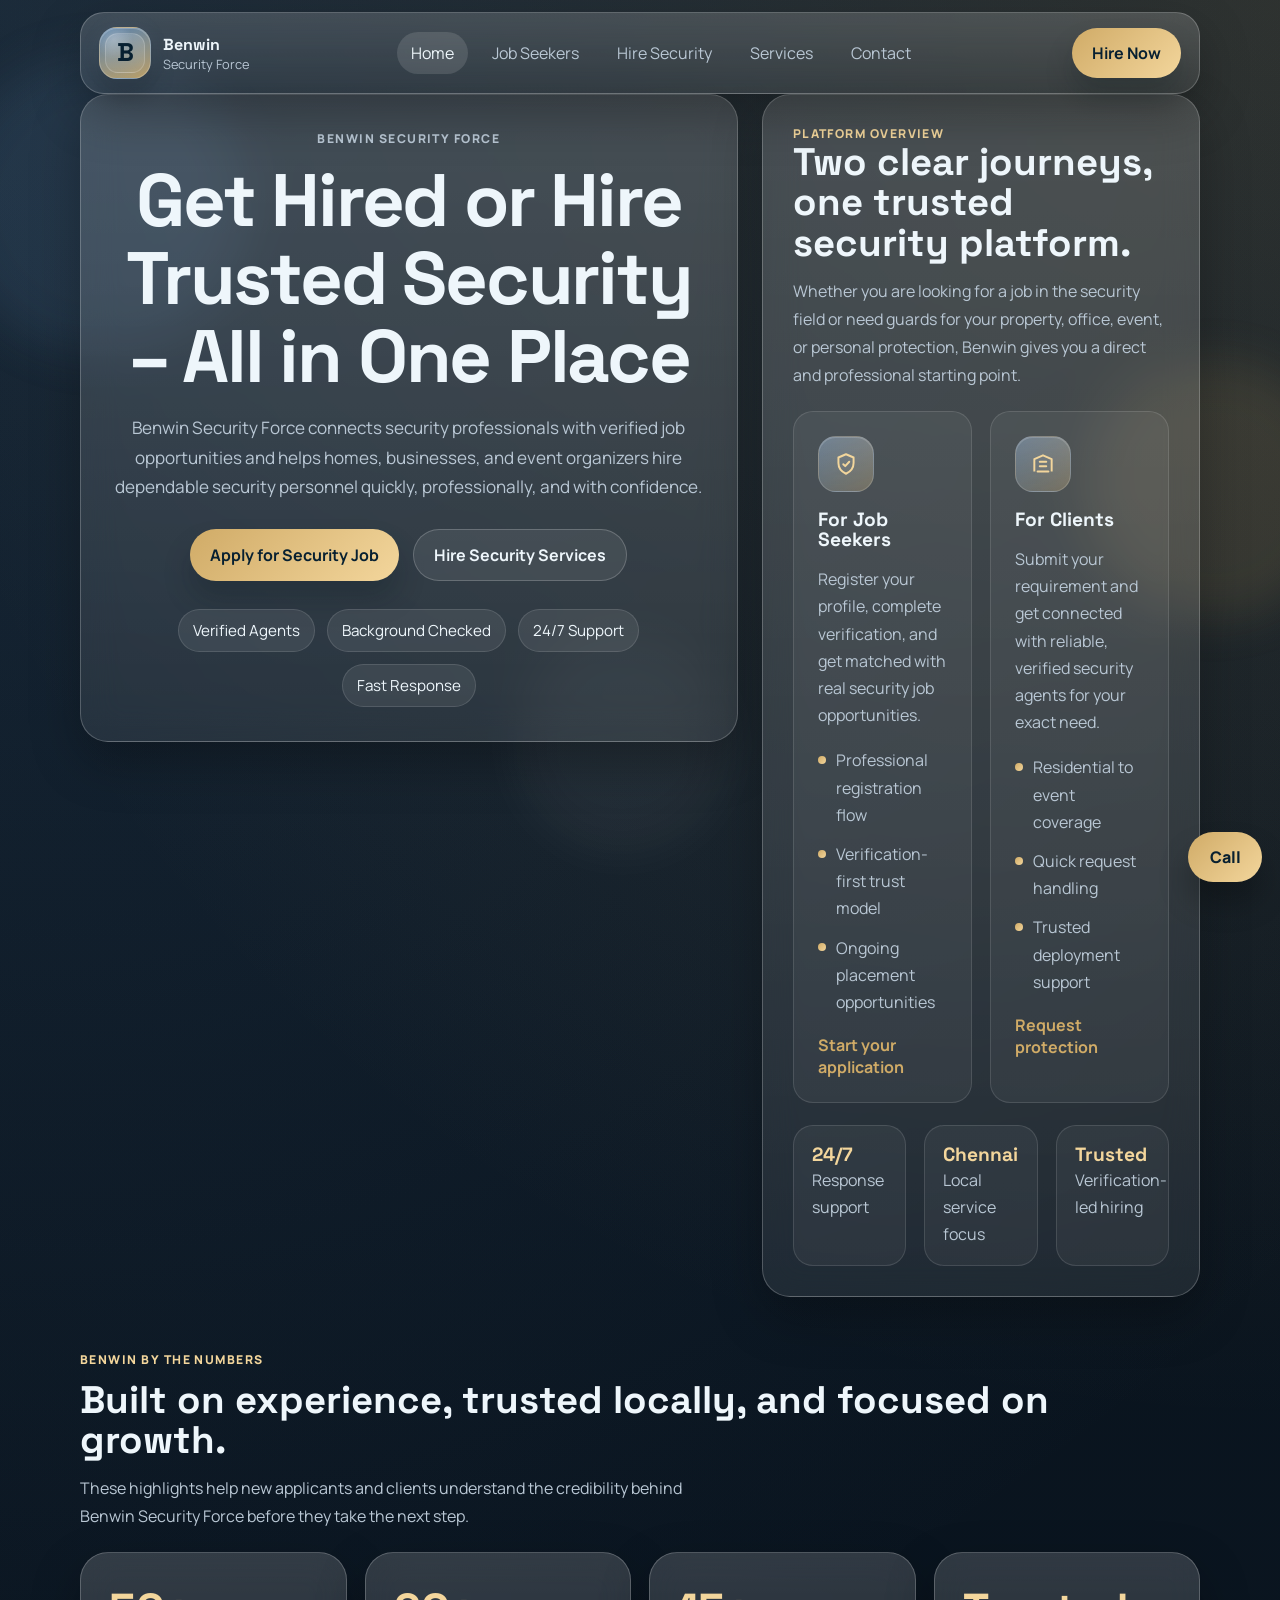
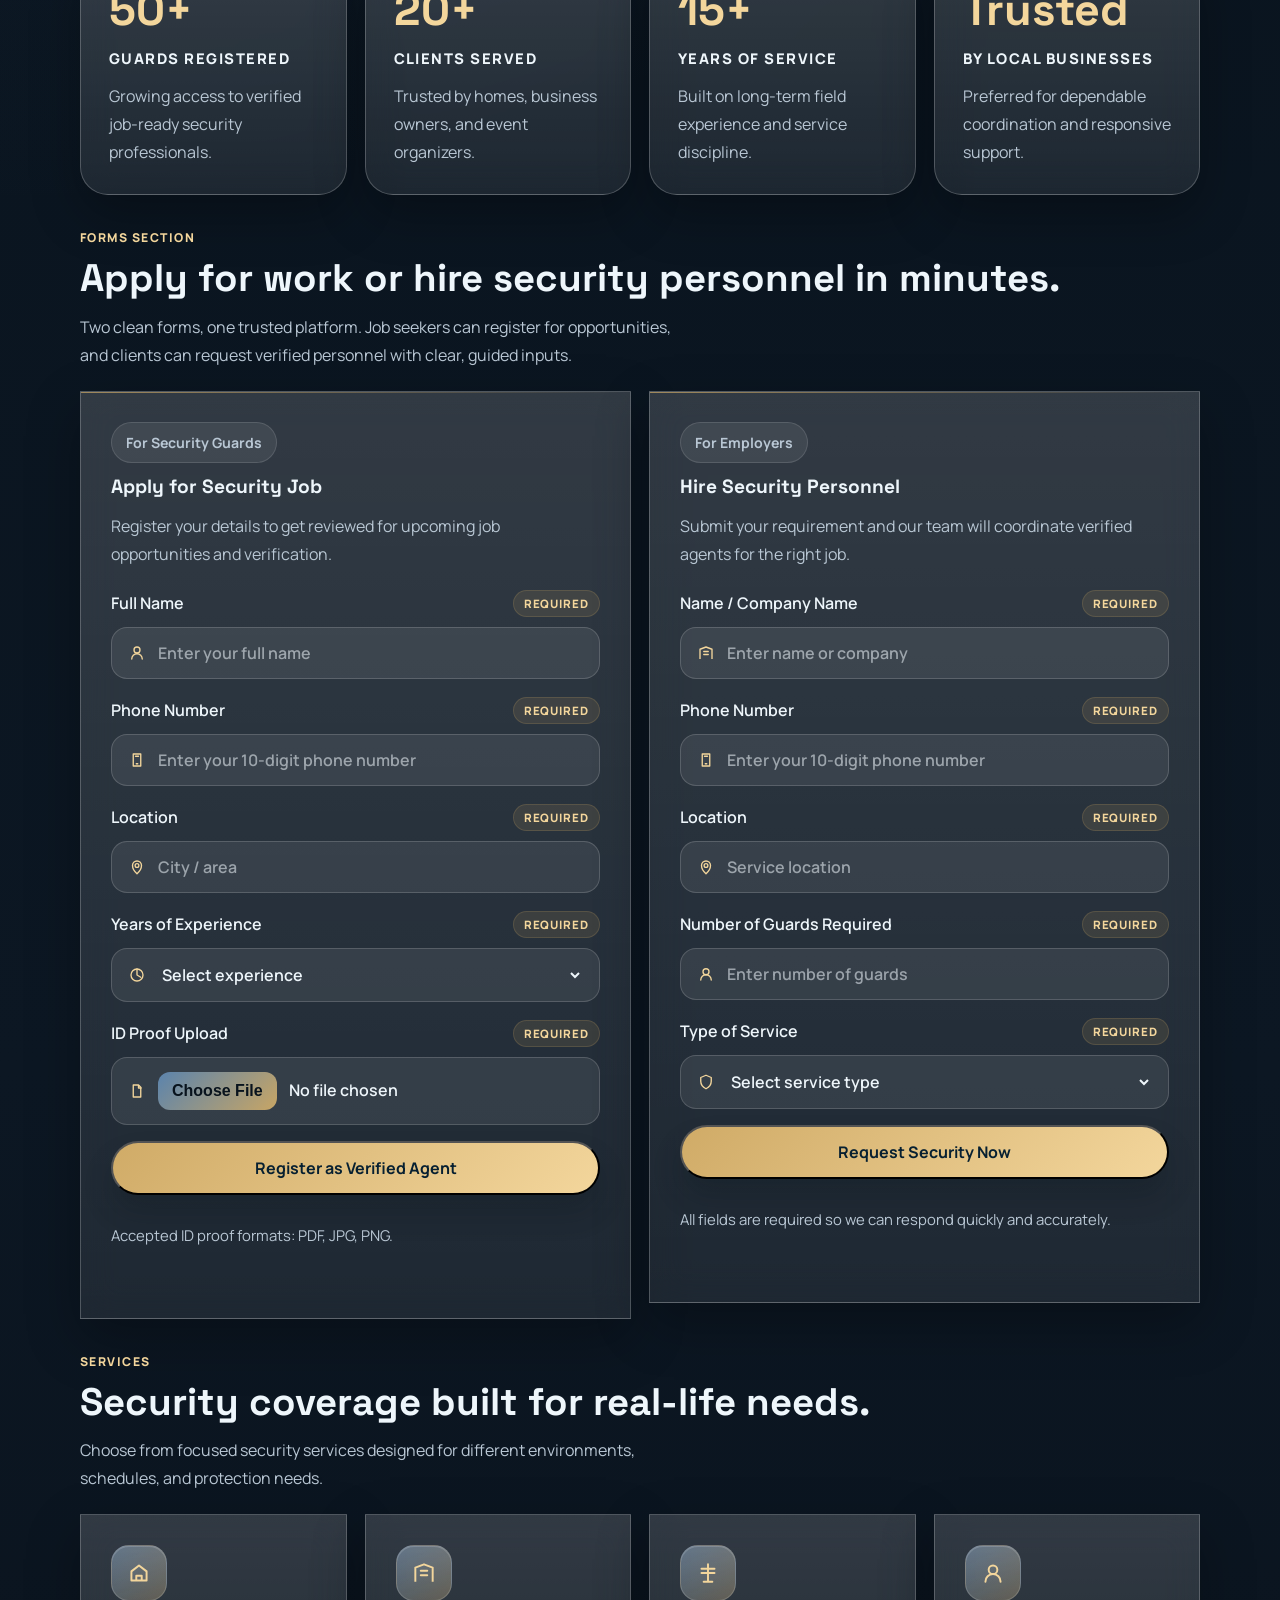
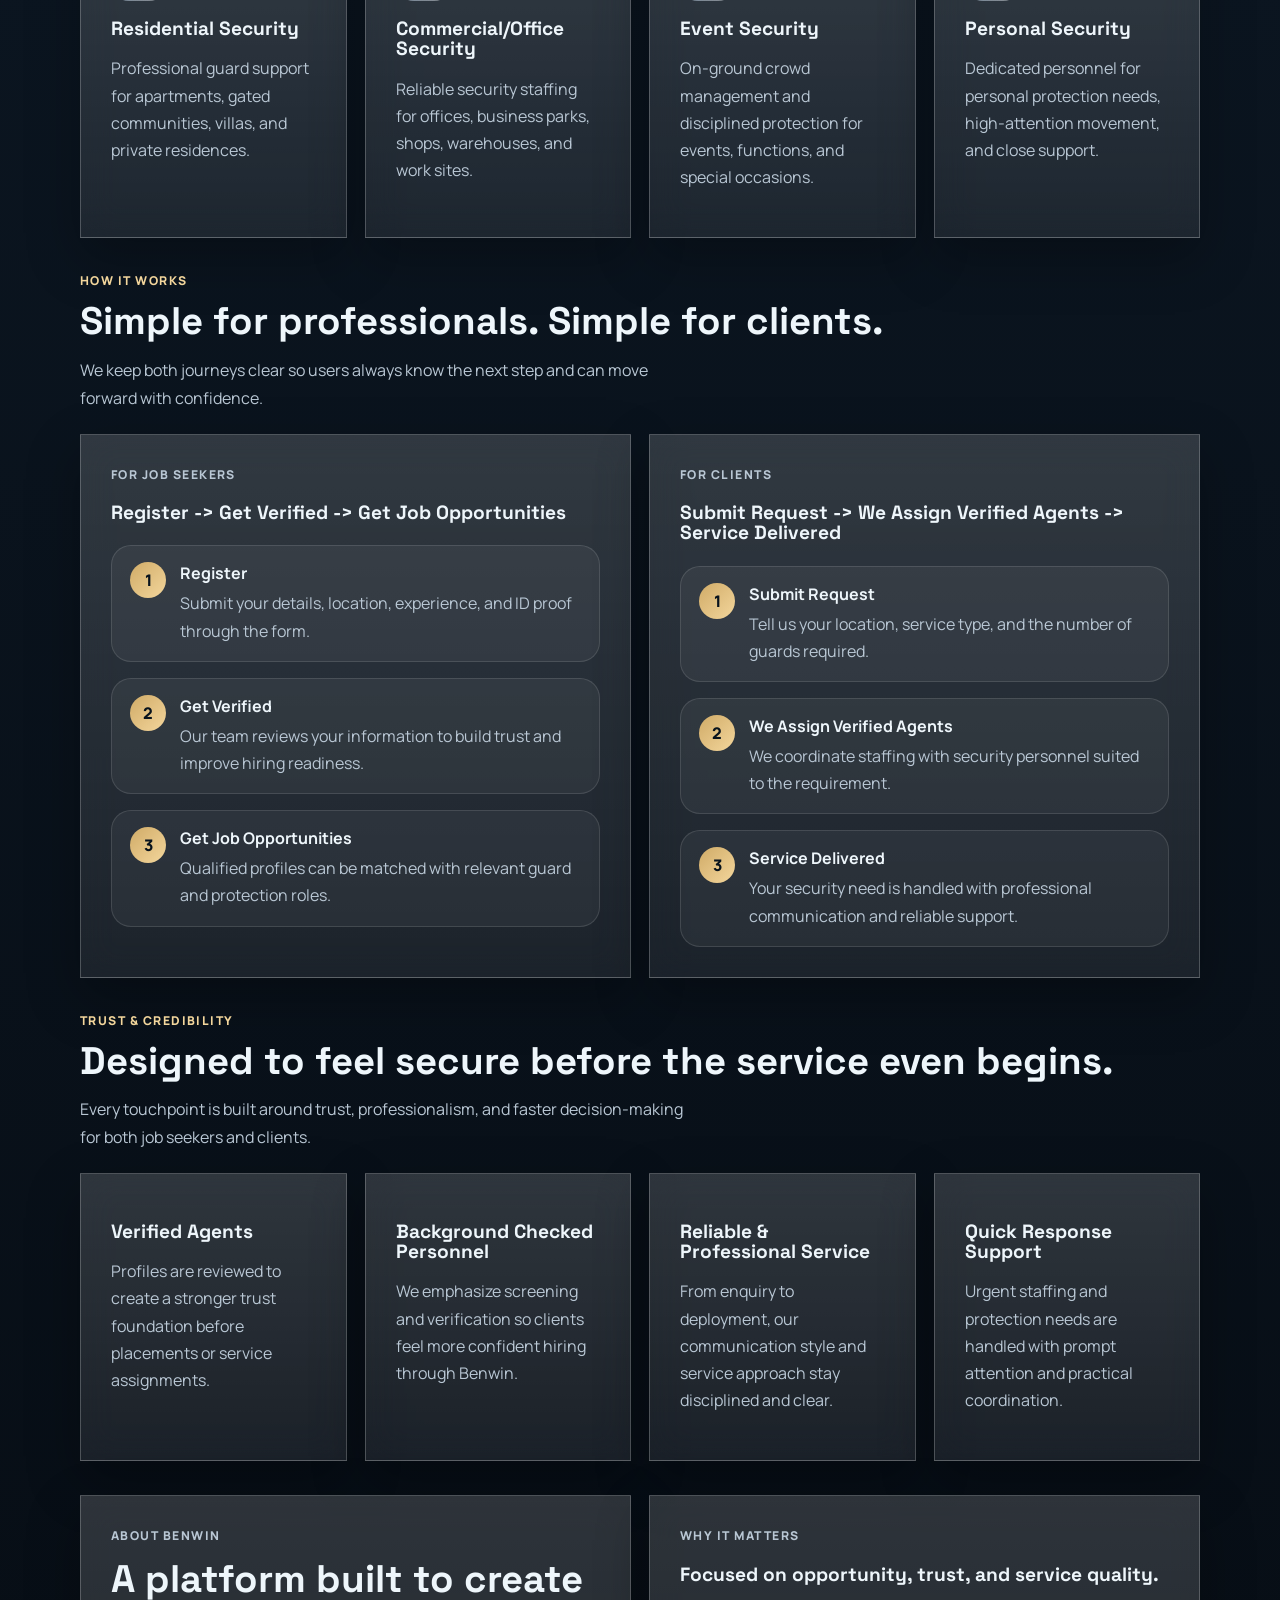
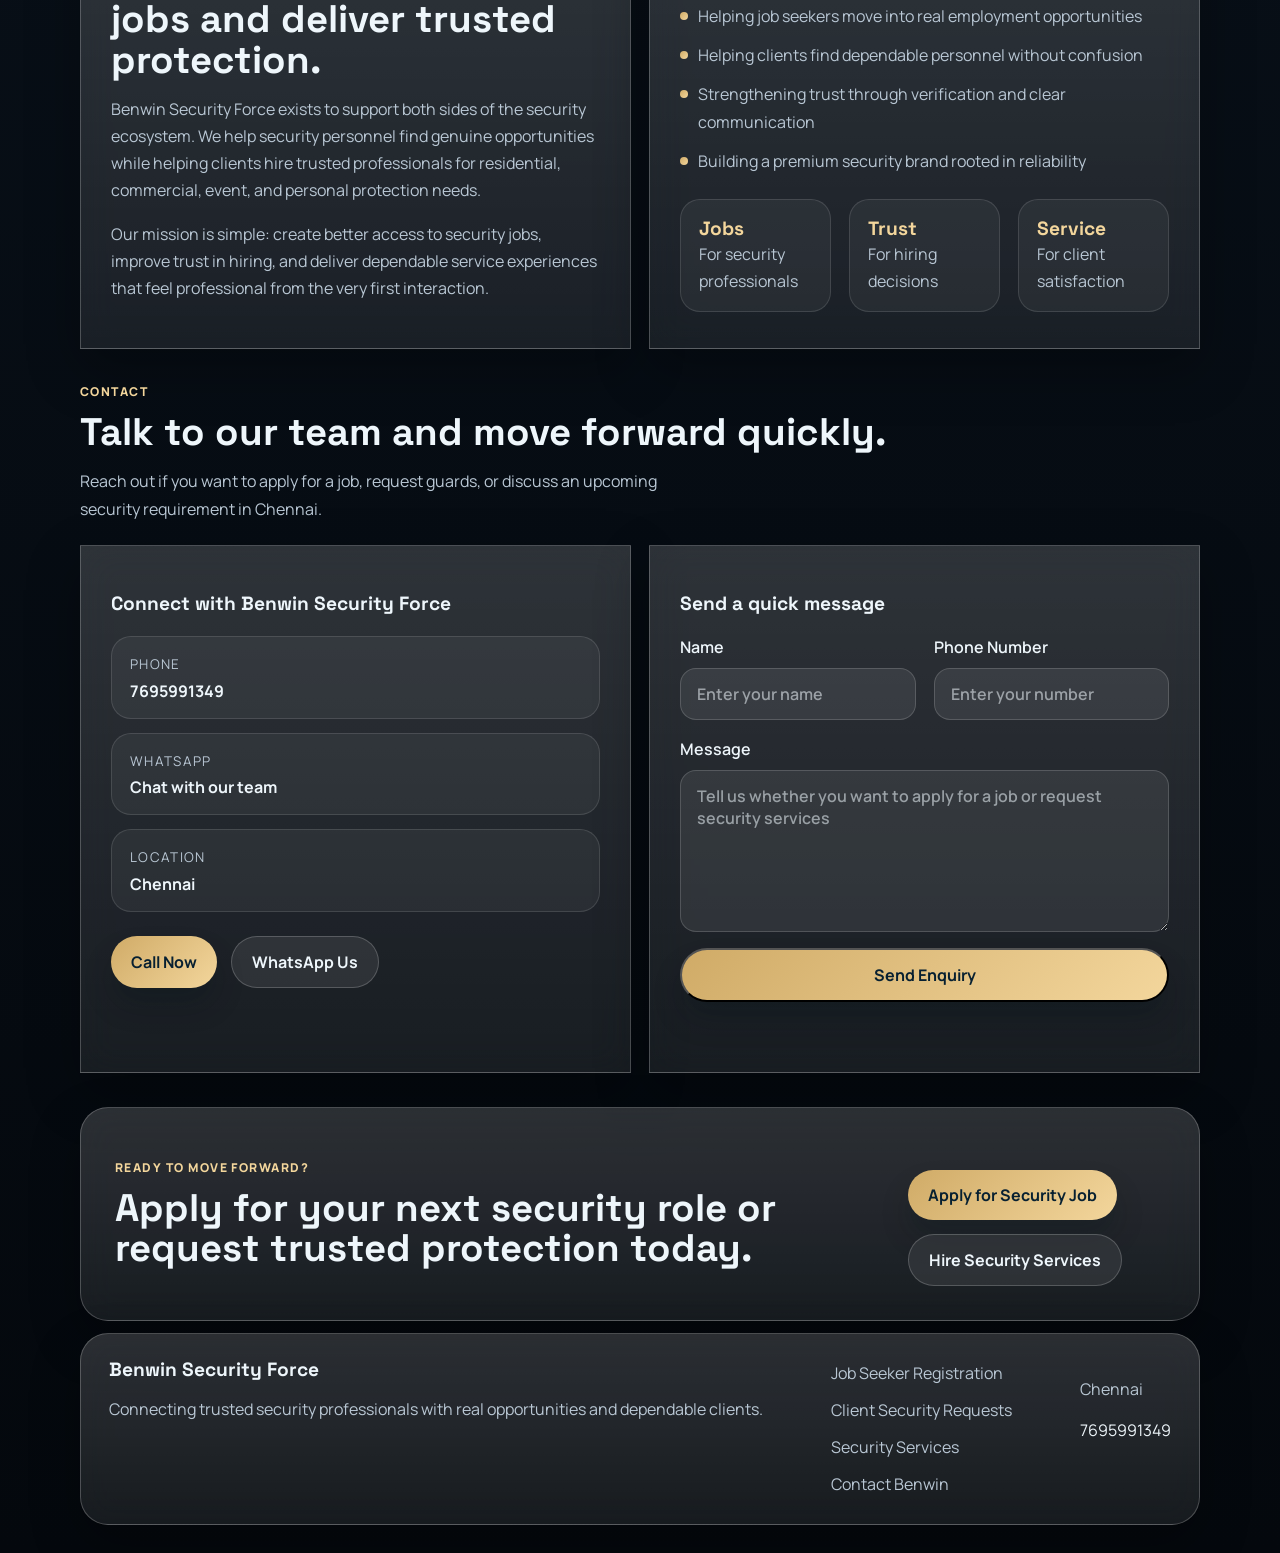
<file: index.html>
<!DOCTYPE html>
<html lang="en">
<head>
  <meta charset="UTF-8">
  <meta name="viewport" content="width=device-width, initial-scale=1.0">
  <title>Benwin Security Force | Get Hired or Hire Trusted Security</title>
  <meta
    name="description"
    content="Benwin Security Force helps security guards apply for trusted job opportunities and enables clients in Chennai to hire verified security personnel with confidence."
  >
  <meta property="og:title" content="Benwin Security Force">
  <meta
    property="og:description"
    content="Get hired as a security professional or hire trusted, verified security personnel through one professional platform."
  >
  <meta property="og:type" content="website">
  <link rel="preconnect" href="https://fonts.googleapis.com">
  <link rel="preconnect" href="https://fonts.gstatic.com" crossorigin>
  <link
    href="https://fonts.googleapis.com/css2?family=Manrope:wght@400;500;600;700;800&family=Space+Grotesk:wght@500;700&display=swap"
    rel="stylesheet"
  >
  <link rel="icon" type="image/svg+xml" href="favicon.svg">
  <link rel="stylesheet" href="styles.css">
</head>
<body class="home-page">
  <div class="site-bg" aria-hidden="true">
    <div class="orb orb-one"></div>
    <div class="orb orb-two"></div>
    <div class="orb orb-three"></div>
  </div>

  <header class="topbar">
    <div class="container nav-shell glass">
      <a class="brand" href="#home" aria-label="Benwin Security Force">
        <span class="brand-mark" aria-hidden="true">B</span>
        <span>
          <strong>Benwin</strong>
          <small>Security Force</small>
        </span>
      </a>

      <button class="menu-toggle" type="button" aria-expanded="false" aria-label="Open menu">
        <span></span>
        <span></span>
      </button>

      <nav class="nav-links" aria-label="Primary navigation">
        <a class="active" href="#home">Home</a>
        <a href="#job-seekers">Job Seekers</a>
        <a href="#hire-security">Hire Security</a>
        <a href="#services">Services</a>
        <a href="#contact">Contact</a>
      </nav>

      <a class="btn btn-solid nav-cta" href="#hire-security">Hire Now</a>
    </div>
  </header>

  <main>
    <section class="hero hero-home container" id="home">
      <div class="hero-copy glass reveal">
        <p class="eyebrow">Benwin Security Force</p>
        <h1>Get Hired or Hire Trusted Security &ndash; All in One Place</h1>
        <p class="lead">
          Benwin Security Force connects security professionals with verified job opportunities and
          helps homes, businesses, and event organizers hire dependable security personnel quickly,
          professionally, and with confidence.
        </p>
        <div class="hero-actions">
          <a class="btn btn-solid" href="#job-seekers">Apply for Security Job</a>
          <a class="btn btn-ghost" href="#hire-security">Hire Security Services</a>
        </div>
        <div class="trust-strip">
          <span>Verified Agents</span>
          <span>Background Checked</span>
          <span>24/7 Support</span>
          <span>Fast Response</span>
        </div>
      </div>

      <div class="hero-panel hero-panel-home glass reveal">
        <div class="hero-panel-head">
          <p class="eyebrow">Platform Overview</p>
          <h2>Two clear journeys, one trusted security platform.</h2>
          <p>
            Whether you are looking for a job in the security field or need guards for your
            property, office, event, or personal protection, Benwin gives you a direct and
            professional starting point.
          </p>
        </div>

        <div class="path-grid">
          <article class="path-card">
            <span class="icon-tile" aria-hidden="true">
              <svg viewBox="0 0 24 24" fill="none">
                <path d="M12 3l7 3v5c0 4.5-2.7 7.9-7 10-4.3-2.1-7-5.5-7-10V6l7-3z" stroke="currentColor" stroke-width="1.8" stroke-linejoin="round"/>
                <path d="M9.5 12.2l1.8 1.8 3.7-4.1" stroke="currentColor" stroke-width="1.8" stroke-linecap="round" stroke-linejoin="round"/>
              </svg>
            </span>
            <h3>For Job Seekers</h3>
            <p>Register your profile, complete verification, and get matched with real security job opportunities.</p>
            <ul class="clean-list compact-list">
              <li>Professional registration flow</li>
              <li>Verification-first trust model</li>
              <li>Ongoing placement opportunities</li>
            </ul>
            <a class="text-link" href="#job-seekers">Start your application</a>
          </article>

          <article class="path-card">
            <span class="icon-tile" aria-hidden="true">
              <svg viewBox="0 0 24 24" fill="none">
                <path d="M4 19V7.5L12 4l8 3.5V19" stroke="currentColor" stroke-width="1.8" stroke-linejoin="round"/>
                <path d="M9 10h6M9 14h6M7 19h10" stroke="currentColor" stroke-width="1.8" stroke-linecap="round"/>
              </svg>
            </span>
            <h3>For Clients</h3>
            <p>Submit your requirement and get connected with reliable, verified security agents for your exact need.</p>
            <ul class="clean-list compact-list">
              <li>Residential to event coverage</li>
              <li>Quick request handling</li>
              <li>Trusted deployment support</li>
            </ul>
            <a class="text-link" href="#hire-security">Request protection</a>
          </article>
        </div>

        <div class="stat-strip">
          <div class="stat-pill">
            <strong>24/7</strong>
            <span>Response support</span>
          </div>
          <div class="stat-pill">
            <strong>Chennai</strong>
            <span>Local service focus</span>
          </div>
          <div class="stat-pill">
            <strong>Trusted</strong>
            <span>Verification-led hiring</span>
          </div>
        </div>
      </div>
    </section>

    <section class="container section" id="stats">
      <div class="section-heading reveal">
        <p class="eyebrow">Benwin By The Numbers</p>
        <h2>Built on experience, trusted locally, and focused on growth.</h2>
        <p class="section-copy">
          These highlights help new applicants and clients understand the credibility behind Benwin
          Security Force before they take the next step.
        </p>
      </div>

      <div class="stats-grid">
        <article class="glass stats-card reveal">
          <strong>50+</strong>
          <span>Guards Registered</span>
          <p>Growing access to verified job-ready security professionals.</p>
        </article>
        <article class="glass stats-card reveal">
          <strong>20+</strong>
          <span>Clients Served</span>
          <p>Trusted by homes, business owners, and event organizers.</p>
        </article>
        <article class="glass stats-card reveal">
          <strong>15+</strong>
          <span>Years of Service</span>
          <p>Built on long-term field experience and service discipline.</p>
        </article>
        <article class="glass stats-card reveal">
          <strong>Trusted</strong>
          <span>By Local Businesses</span>
          <p>Preferred for dependable coordination and responsive support.</p>
        </article>
      </div>
    </section>

    <section class="container section" id="forms">
      <div class="section-heading reveal">
        <p class="eyebrow">Forms Section</p>
        <h2>Apply for work or hire security personnel in minutes.</h2>
        <p class="section-copy">
          Two clean forms, one trusted platform. Job seekers can register for opportunities, and
          clients can request verified personnel with clear, guided inputs.
        </p>
      </div>

      <div class="dual-form-grid">
        <article class="glass form-card form-panel reveal" id="job-seekers">
          <div class="form-panel-head">
            <span class="panel-tag">For Security Guards</span>
            <h3>Apply for Security Job</h3>
            <p class="form-intro">
              Register your details to get reviewed for upcoming job opportunities and verification.
            </p>
          </div>
          <form
            class="contact-form js-form"
            data-success-message="Thank you for registering. Our team will review your profile and contact you with the next steps."
          >
            <div class="form-fields">
              <label>
                <span class="label-row">Full Name <span class="field-badge">Required</span></span>
                <span class="input-shell">
                  <span class="field-icon" aria-hidden="true">
                    <svg viewBox="0 0 24 24" fill="none">
                      <path d="M12 12a4 4 0 1 0 0-8 4 4 0 0 0 0 8z" stroke="currentColor" stroke-width="1.8"/>
                      <path d="M5 20a7 7 0 0 1 14 0" stroke="currentColor" stroke-width="1.8" stroke-linecap="round"/>
                    </svg>
                  </span>
                  <input type="text" name="name" placeholder="Enter your full name" required>
                </span>
              </label>
              <label>
                <span class="label-row">Phone Number <span class="field-badge">Required</span></span>
                <span class="input-shell">
                  <span class="field-icon" aria-hidden="true">
                    <svg viewBox="0 0 24 24" fill="none">
                      <path d="M7 4h10v16H7z" stroke="currentColor" stroke-width="1.8" stroke-linejoin="round"/>
                      <path d="M10 7h4M11 17h2" stroke="currentColor" stroke-width="1.8" stroke-linecap="round"/>
                    </svg>
                  </span>
                  <input
                    type="tel"
                    name="phone"
                    placeholder="Enter your 10-digit phone number"
                    inputmode="numeric"
                    maxlength="10"
                    pattern="[0-9]{10}"
                    title="Enter a valid 10-digit phone number"
                    data-phone="true"
                    required
                  >
                </span>
              </label>
              <label>
                <span class="label-row">Location <span class="field-badge">Required</span></span>
                <span class="input-shell">
                  <span class="field-icon" aria-hidden="true">
                    <svg viewBox="0 0 24 24" fill="none">
                      <path d="M12 21s6-5.4 6-11a6 6 0 1 0-12 0c0 5.6 6 11 6 11z" stroke="currentColor" stroke-width="1.8" stroke-linejoin="round"/>
                      <path d="M12 12.5a2.5 2.5 0 1 0 0-5 2.5 2.5 0 0 0 0 5z" stroke="currentColor" stroke-width="1.8"/>
                    </svg>
                  </span>
                  <input type="text" name="location" placeholder="City / area" required>
                </span>
              </label>
              <label>
                <span class="label-row">Years of Experience <span class="field-badge">Required</span></span>
                <span class="input-shell">
                  <span class="field-icon" aria-hidden="true">
                    <svg viewBox="0 0 24 24" fill="none">
                      <path d="M12 4v8l5 3" stroke="currentColor" stroke-width="1.8" stroke-linecap="round" stroke-linejoin="round"/>
                      <circle cx="12" cy="12" r="8" stroke="currentColor" stroke-width="1.8"/>
                    </svg>
                  </span>
                  <select name="experience" required>
                    <option value="">Select experience</option>
                    <option>Fresher</option>
                    <option>1-2 Years</option>
                    <option>3-5 Years</option>
                    <option>5+ Years</option>
                  </select>
                </span>
              </label>
              <label>
                <span class="label-row">ID Proof Upload <span class="field-badge">Required</span></span>
                <span class="input-shell file-shell">
                  <span class="field-icon" aria-hidden="true">
                    <svg viewBox="0 0 24 24" fill="none">
                      <path d="M7 4h7l3 3v13H7z" stroke="currentColor" stroke-width="1.8" stroke-linejoin="round"/>
                      <path d="M14 4v4h4" stroke="currentColor" stroke-width="1.8" stroke-linejoin="round"/>
                    </svg>
                  </span>
                  <input type="file" name="idProof" accept=".pdf,image/*" required>
                </span>
              </label>
            </div>
            <button class="btn btn-solid" type="submit">Register as Verified Agent</button>
            <p class="form-help">Accepted ID proof formats: PDF, JPG, PNG.</p>
            <p class="form-note" aria-live="polite"></p>
          </form>
        </article>

        <article class="glass form-card form-panel reveal" id="hire-security">
          <div class="form-panel-head">
            <span class="panel-tag">For Employers</span>
            <h3>Hire Security Personnel</h3>
            <p class="form-intro">
              Submit your requirement and our team will coordinate verified agents for the right job.
            </p>
          </div>
          <form
            class="contact-form js-form"
            data-success-message="Your request has been received. Our team will contact you shortly to confirm the deployment details."
          >
            <div class="form-fields">
              <label>
                <span class="label-row">Name / Company Name <span class="field-badge">Required</span></span>
                <span class="input-shell">
                  <span class="field-icon" aria-hidden="true">
                    <svg viewBox="0 0 24 24" fill="none">
                      <path d="M4 20V7l8-3 8 3v13" stroke="currentColor" stroke-width="1.8" stroke-linejoin="round"/>
                      <path d="M9 10h6M9 14h6" stroke="currentColor" stroke-width="1.8" stroke-linecap="round"/>
                    </svg>
                  </span>
                  <input type="text" name="clientName" placeholder="Enter name or company" required>
                </span>
              </label>
              <label>
                <span class="label-row">Phone Number <span class="field-badge">Required</span></span>
                <span class="input-shell">
                  <span class="field-icon" aria-hidden="true">
                    <svg viewBox="0 0 24 24" fill="none">
                      <path d="M7 4h10v16H7z" stroke="currentColor" stroke-width="1.8" stroke-linejoin="round"/>
                      <path d="M10 7h4M11 17h2" stroke="currentColor" stroke-width="1.8" stroke-linecap="round"/>
                    </svg>
                  </span>
                  <input
                    type="tel"
                    name="clientPhone"
                    placeholder="Enter your 10-digit phone number"
                    inputmode="numeric"
                    maxlength="10"
                    pattern="[0-9]{10}"
                    title="Enter a valid 10-digit phone number"
                    data-phone="true"
                    required
                  >
                </span>
              </label>
              <label>
                <span class="label-row">Location <span class="field-badge">Required</span></span>
                <span class="input-shell">
                  <span class="field-icon" aria-hidden="true">
                    <svg viewBox="0 0 24 24" fill="none">
                      <path d="M12 21s6-5.4 6-11a6 6 0 1 0-12 0c0 5.6 6 11 6 11z" stroke="currentColor" stroke-width="1.8" stroke-linejoin="round"/>
                      <path d="M12 12.5a2.5 2.5 0 1 0 0-5 2.5 2.5 0 0 0 0 5z" stroke="currentColor" stroke-width="1.8"/>
                    </svg>
                  </span>
                  <input type="text" name="clientLocation" placeholder="Service location" required>
                </span>
              </label>
              <label>
                <span class="label-row">Number of Guards Required <span class="field-badge">Required</span></span>
                <span class="input-shell">
                  <span class="field-icon" aria-hidden="true">
                    <svg viewBox="0 0 24 24" fill="none">
                      <path d="M12 13a4 4 0 1 0 0-8 4 4 0 0 0 0 8z" stroke="currentColor" stroke-width="1.8"/>
                      <path d="M5 20a7 7 0 0 1 14 0" stroke="currentColor" stroke-width="1.8" stroke-linecap="round"/>
                    </svg>
                  </span>
                  <input type="number" name="guardsRequired" min="1" placeholder="Enter number of guards" required>
                </span>
              </label>
              <label>
                <span class="label-row">Type of Service <span class="field-badge">Required</span></span>
                <span class="input-shell">
                  <span class="field-icon" aria-hidden="true">
                    <svg viewBox="0 0 24 24" fill="none">
                      <path d="M12 3l7 3v5c0 4.5-2.7 7.9-7 10-4.3-2.1-7-5.5-7-10V6l7-3z" stroke="currentColor" stroke-width="1.8" stroke-linejoin="round"/>
                    </svg>
                  </span>
                  <select name="serviceType" required>
                    <option value="">Select service type</option>
                    <option>Residential</option>
                    <option>Commercial</option>
                    <option>Event</option>
                    <option>Personal</option>
                  </select>
                </span>
              </label>
            </div>
            <button class="btn btn-solid" type="submit">Request Security Now</button>
            <p class="form-help">All fields are required so we can respond quickly and accurately.</p>
            <p class="form-note" aria-live="polite"></p>
          </form>
        </article>
      </div>
    </section>

    <section class="container section" id="services">
      <div class="section-heading reveal">
        <p class="eyebrow">Services</p>
        <h2>Security coverage built for real-life needs.</h2>
        <p class="section-copy">
          Choose from focused security services designed for different environments, schedules, and
          protection needs.
        </p>
      </div>

      <div class="grid service-showcase">
        <article class="glass service-card reveal">
          <span class="icon-tile" aria-hidden="true">
            <svg viewBox="0 0 24 24" fill="none">
              <path d="M5 10.5L12 5l7 5.5V19H5v-8.5z" stroke="currentColor" stroke-width="1.8" stroke-linejoin="round"/>
              <path d="M9.5 19v-4.5h5V19" stroke="currentColor" stroke-width="1.8" stroke-linejoin="round"/>
            </svg>
          </span>
          <h3>Residential Security</h3>
          <p>Professional guard support for apartments, gated communities, villas, and private residences.</p>
        </article>

        <article class="glass service-card reveal">
          <span class="icon-tile" aria-hidden="true">
            <svg viewBox="0 0 24 24" fill="none">
              <path d="M4 20V7l8-3 8 3v13" stroke="currentColor" stroke-width="1.8" stroke-linejoin="round"/>
              <path d="M9 10h6M9 14h6" stroke="currentColor" stroke-width="1.8" stroke-linecap="round"/>
            </svg>
          </span>
          <h3>Commercial/Office Security</h3>
          <p>Reliable security staffing for offices, business parks, shops, warehouses, and work sites.</p>
        </article>

        <article class="glass service-card reveal">
          <span class="icon-tile" aria-hidden="true">
            <svg viewBox="0 0 24 24" fill="none">
              <path d="M12 4v16M6 8h12M6 12h12M8 20h8" stroke="currentColor" stroke-width="1.8" stroke-linecap="round"/>
            </svg>
          </span>
          <h3>Event Security</h3>
          <p>On-ground crowd management and disciplined protection for events, functions, and special occasions.</p>
        </article>

        <article class="glass service-card reveal">
          <span class="icon-tile" aria-hidden="true">
            <svg viewBox="0 0 24 24" fill="none">
              <path d="M12 13a4 4 0 1 0 0-8 4 4 0 0 0 0 8z" stroke="currentColor" stroke-width="1.8"/>
              <path d="M5 20a7 7 0 0 1 14 0" stroke="currentColor" stroke-width="1.8" stroke-linecap="round"/>
            </svg>
          </span>
          <h3>Personal Security</h3>
          <p>Dedicated personnel for personal protection needs, high-attention movement, and close support.</p>
        </article>
      </div>
    </section>

    <section class="container section" id="how-it-works">
      <div class="section-heading reveal">
        <p class="eyebrow">How It Works</p>
        <h2>Simple for professionals. Simple for clients.</h2>
        <p class="section-copy">
          We keep both journeys clear so users always know the next step and can move forward with
          confidence.
        </p>
      </div>

      <div class="process-grid">
        <article class="glass process-card reveal">
          <p class="eyebrow">For Job Seekers</p>
          <h3>Register -> Get Verified -> Get Job Opportunities</h3>
          <div class="step-list">
            <div class="step-item">
              <span class="step-number">1</span>
              <div>
                <strong>Register</strong>
                <p>Submit your details, location, experience, and ID proof through the form.</p>
              </div>
            </div>
            <div class="step-item">
              <span class="step-number">2</span>
              <div>
                <strong>Get Verified</strong>
                <p>Our team reviews your information to build trust and improve hiring readiness.</p>
              </div>
            </div>
            <div class="step-item">
              <span class="step-number">3</span>
              <div>
                <strong>Get Job Opportunities</strong>
                <p>Qualified profiles can be matched with relevant guard and protection roles.</p>
              </div>
            </div>
          </div>
        </article>

        <article class="glass process-card reveal">
          <p class="eyebrow">For Clients</p>
          <h3>Submit Request -> We Assign Verified Agents -> Service Delivered</h3>
          <div class="step-list">
            <div class="step-item">
              <span class="step-number">1</span>
              <div>
                <strong>Submit Request</strong>
                <p>Tell us your location, service type, and the number of guards required.</p>
              </div>
            </div>
            <div class="step-item">
              <span class="step-number">2</span>
              <div>
                <strong>We Assign Verified Agents</strong>
                <p>We coordinate staffing with security personnel suited to the requirement.</p>
              </div>
            </div>
            <div class="step-item">
              <span class="step-number">3</span>
              <div>
                <strong>Service Delivered</strong>
                <p>Your security need is handled with professional communication and reliable support.</p>
              </div>
            </div>
          </div>
        </article>
      </div>
    </section>

    <section class="container section" id="trust">
      <div class="section-heading reveal">
        <p class="eyebrow">Trust &amp; Credibility</p>
        <h2>Designed to feel secure before the service even begins.</h2>
        <p class="section-copy">
          Every touchpoint is built around trust, professionalism, and faster decision-making for
          both job seekers and clients.
        </p>
      </div>

      <div class="grid trust-grid">
        <article class="glass trust-card reveal">
          <h3>Verified Agents</h3>
          <p>Profiles are reviewed to create a stronger trust foundation before placements or service assignments.</p>
        </article>
        <article class="glass trust-card reveal">
          <h3>Background Checked Personnel</h3>
          <p>We emphasize screening and verification so clients feel more confident hiring through Benwin.</p>
        </article>
        <article class="glass trust-card reveal">
          <h3>Reliable &amp; Professional Service</h3>
          <p>From enquiry to deployment, our communication style and service approach stay disciplined and clear.</p>
        </article>
        <article class="glass trust-card reveal">
          <h3>Quick Response Support</h3>
          <p>Urgent staffing and protection needs are handled with prompt attention and practical coordination.</p>
        </article>
      </div>
    </section>

    <section class="container section" id="about">
      <div class="about-layout">
        <article class="glass about-card reveal">
          <p class="eyebrow">About Benwin</p>
          <h2>A platform built to create jobs and deliver trusted protection.</h2>
          <p>
            Benwin Security Force exists to support both sides of the security ecosystem. We help
            security personnel find genuine opportunities while helping clients hire trusted
            professionals for residential, commercial, event, and personal protection needs.
          </p>
          <p>
            Our mission is simple: create better access to security jobs, improve trust in hiring,
            and deliver dependable service experiences that feel professional from the very first
            interaction.
          </p>
        </article>

        <article class="glass about-card reveal">
          <p class="eyebrow">Why It Matters</p>
          <h3>Focused on opportunity, trust, and service quality.</h3>
          <ul class="clean-list">
            <li>Helping job seekers move into real employment opportunities</li>
            <li>Helping clients find dependable personnel without confusion</li>
            <li>Strengthening trust through verification and clear communication</li>
            <li>Building a premium security brand rooted in reliability</li>
          </ul>
          <div class="mini-stats wide-stats">
            <div>
              <strong>Jobs</strong>
              <span>For security professionals</span>
            </div>
            <div>
              <strong>Trust</strong>
              <span>For hiring decisions</span>
            </div>
            <div>
              <strong>Service</strong>
              <span>For client satisfaction</span>
            </div>
          </div>
        </article>
      </div>
    </section>

    <section class="container section" id="contact">
      <div class="section-heading reveal">
        <p class="eyebrow">Contact</p>
        <h2>Talk to our team and move forward quickly.</h2>
        <p class="section-copy">
          Reach out if you want to apply for a job, request guards, or discuss an upcoming security
          requirement in Chennai.
        </p>
      </div>

      <div class="contact-hub">
        <article class="glass contact-card reveal">
          <h3>Connect with Benwin Security Force</h3>
          <div class="contact-links">
            <a class="contact-link" href="tel:7695991349">
              <span class="contact-label">Phone</span>
              <strong>7695991349</strong>
            </a>
            <a
              class="contact-link"
              href="https://wa.me/917695991349?text=Hello%20Benwin%20Security%20Force"
              target="_blank"
              rel="noreferrer"
            >
              <span class="contact-label">WhatsApp</span>
              <strong>Chat with our team</strong>
            </a>
            <div class="contact-link">
              <span class="contact-label">Location</span>
              <strong>Chennai</strong>
            </div>
          </div>
          <div class="quick-actions">
            <a class="btn btn-solid" href="tel:7695991349">Call Now</a>
            <a
              class="btn btn-ghost"
              href="https://wa.me/917695991349?text=Hello%20Benwin%20Security%20Force"
              target="_blank"
              rel="noreferrer"
            >
              WhatsApp Us
            </a>
          </div>
        </article>

        <article class="glass form-card reveal">
          <h3>Send a quick message</h3>
          <form
            class="contact-form js-form"
            data-success-message="Thank you for contacting Benwin Security Force. We will get back to you shortly."
          >
            <div class="field-grid">
              <label>
                Name
                <input type="text" name="contactName" placeholder="Enter your name" required>
              </label>
              <label>
                Phone Number
                <input type="tel" name="contactPhone" placeholder="Enter your number" required>
              </label>
              <label class="full-width">
                Message
                <textarea name="message" rows="6" placeholder="Tell us whether you want to apply for a job or request security services" required></textarea>
              </label>
            </div>
            <button class="btn btn-solid" type="submit">Send Enquiry</button>
            <p class="form-note" aria-live="polite"></p>
          </form>
        </article>
      </div>
    </section>

    <section class="container section">
      <div class="glass cta-banner reveal">
        <div>
          <p class="eyebrow">Ready to Move Forward?</p>
          <h2>Apply for your next security role or request trusted protection today.</h2>
        </div>
        <div class="cta-actions">
          <a class="btn btn-solid" href="#job-seekers">Apply for Security Job</a>
          <a class="btn btn-ghost" href="#hire-security">Hire Security Services</a>
        </div>
      </div>
    </section>
  </main>

  <footer class="container footer glass">
    <div>
      <h3>Benwin Security Force</h3>
      <p>Connecting trusted security professionals with real opportunities and dependable clients.</p>
    </div>
    <div class="footer-links">
      <a href="#job-seekers">Job Seeker Registration</a>
      <a href="#hire-security">Client Security Requests</a>
      <a href="#services">Security Services</a>
      <a href="#contact">Contact Benwin</a>
    </div>
    <div>
      <p>Chennai</p>
      <a href="tel:7695991349">7695991349</a>
    </div>
  </footer>

  <a class="floating-call" href="tel:7695991349" aria-label="Call 7695991349">Call</a>

  <script src="script.js"></script>
</body>
</html>
</file>
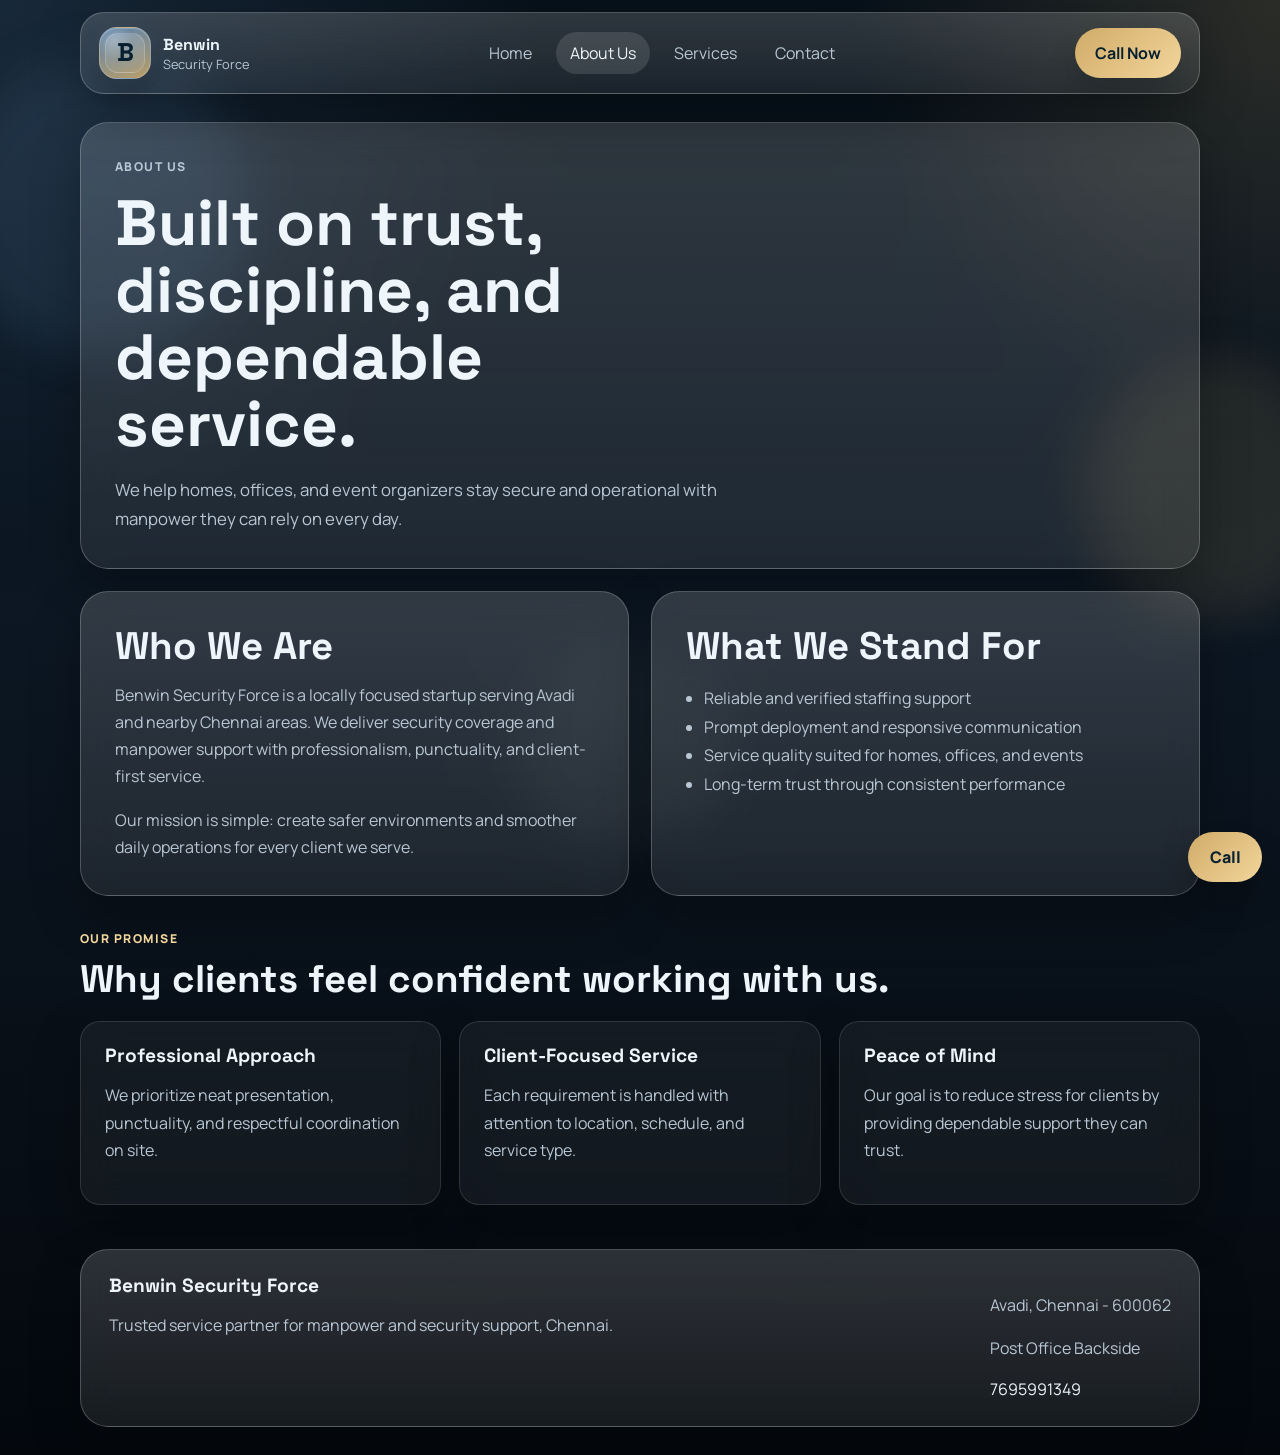
<file: about.html>
<!DOCTYPE html>
<html lang="en">
<head>
  <meta charset="UTF-8">
  <meta name="viewport" content="width=device-width, initial-scale=1.0">
  <title>Benwin Security Force | About Us</title>
  <meta
    name="description"
    content="Learn about Benwin Security Force and our commitment to trusted staffing and security services."
  >
  <link rel="preconnect" href="https://fonts.googleapis.com">
  <link rel="preconnect" href="https://fonts.gstatic.com" crossorigin>
  <link
    href="https://fonts.googleapis.com/css2?family=Manrope:wght@400;500;600;700;800&family=Space+Grotesk:wght@500;700&display=swap"
    rel="stylesheet"
  >
  <link rel="icon" type="image/svg+xml" href="favicon.svg">
  <link rel="stylesheet" href="styles.css">
</head>
<body class="about-page">
  <div class="site-bg" aria-hidden="true">
    <div class="orb orb-one"></div>
    <div class="orb orb-two"></div>
    <div class="orb orb-three"></div>
  </div>

  <header class="topbar">
    <div class="container nav-shell glass">
      <a class="brand" href="index.html" aria-label="Benwin Security Force">
        <span class="brand-mark" aria-hidden="true">B</span>
        <span>
          <strong>Benwin</strong>
          <small>Security Force</small>
        </span>
      </a>

      <button class="menu-toggle" type="button" aria-expanded="false" aria-label="Open menu">
        <span></span>
        <span></span>
      </button>

      <nav class="nav-links" aria-label="Primary navigation">
        <a href="index.html">Home</a>
        <a class="active" href="about.html">About Us</a>
        <a href="services.html">Services</a>
        <a href="contact.html">Contact</a>
      </nav>

      <a class="btn btn-solid nav-cta" href="tel:7695991349">Call Now</a>
    </div>
  </header>

  <main class="container page-main">
    <section class="page-hero glass reveal">
      <p class="eyebrow">About Us</p>
      <h1>Built on trust, discipline, and dependable service.</h1>
      <p class="lead">
        We help homes, offices, and event organizers stay secure and operational with manpower they
        can rely on every day.
      </p>
    </section>

    <section class="section two-column">
      <article class="glass content-card reveal">
        <h2>Who We Are</h2>
        <p>
          Benwin Security Force is a locally focused startup serving Avadi and nearby
          Chennai areas. We deliver security coverage and manpower support with professionalism,
          punctuality, and client-first service.
        </p>
        <p>
          Our mission is simple: create safer environments and smoother daily operations for every
          client we serve.
        </p>
      </article>

      <article class="glass content-card reveal">
        <h2>What We Stand For</h2>
        <ul class="feature-list">
          <li>Reliable and verified staffing support</li>
          <li>Prompt deployment and responsive communication</li>
          <li>Service quality suited for homes, offices, and events</li>
          <li>Long-term trust through consistent performance</li>
        </ul>
      </article>
    </section>

    <section class="section">
      <div class="section-heading reveal">
        <p class="eyebrow">Our Promise</p>
        <h2>Why clients feel confident working with us.</h2>
      </div>
      <div class="grid cards-3">
        <article class="glass info-card reveal">
          <h3>Professional Approach</h3>
          <p>We prioritize neat presentation, punctuality, and respectful coordination on site.</p>
        </article>
        <article class="glass info-card reveal">
          <h3>Client-Focused Service</h3>
          <p>Each requirement is handled with attention to location, schedule, and service type.</p>
        </article>
        <article class="glass info-card reveal">
          <h3>Peace of Mind</h3>
          <p>Our goal is to reduce stress for clients by providing dependable support they can trust.</p>
        </article>
      </div>
    </section>
  </main>

  <footer class="container footer glass">
    <div>
      <h3>Benwin Security Force</h3>
      <p>Trusted service partner for manpower and security support, Chennai.</p>
    </div>
    <div>
      <p>Avadi, Chennai - 600062</p>
      <p>Post Office Backside</p>
      <a href="tel:7695991349">7695991349</a>
    </div>
  </footer>

  <a class="floating-call" href="tel:7695991349" aria-label="Call 7695991349">Call</a>

  <script src="script.js"></script>
</body>
</html>
</file>
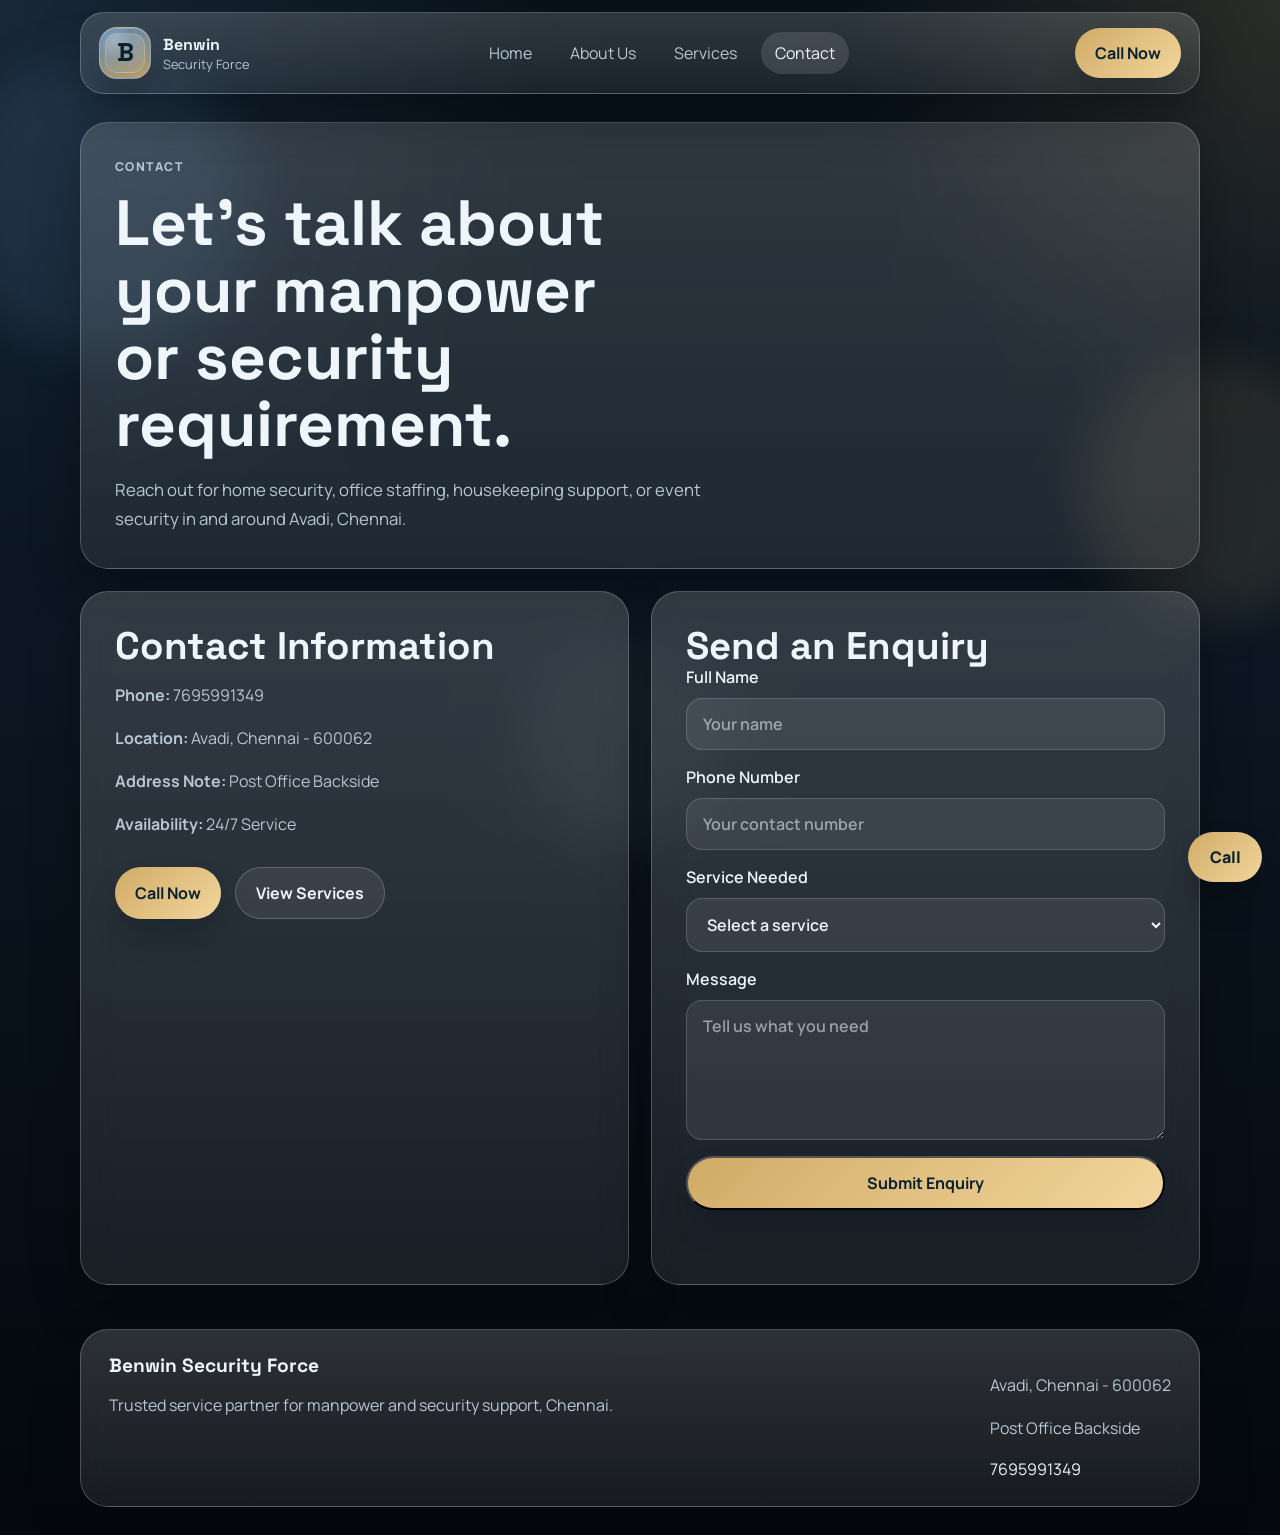
<file: contact.html>
<!DOCTYPE html>
<html lang="en">
<head>
  <meta charset="UTF-8">
  <meta name="viewport" content="width=device-width, initial-scale=1.0">
  <title>Benwin Security Force | Contact</title>
  <meta
    name="description"
    content="Contact Benwin Security Force for manpower and security service enquiries in Avadi, Chennai."
  >
  <link rel="preconnect" href="https://fonts.googleapis.com">
  <link rel="preconnect" href="https://fonts.gstatic.com" crossorigin>
  <link
    href="https://fonts.googleapis.com/css2?family=Manrope:wght@400;500;600;700;800&family=Space+Grotesk:wght@500;700&display=swap"
    rel="stylesheet"
  >
  <link rel="icon" type="image/svg+xml" href="favicon.svg">
  <link rel="stylesheet" href="styles.css">
</head>
<body class="contact-page">
  <div class="site-bg" aria-hidden="true">
    <div class="orb orb-one"></div>
    <div class="orb orb-two"></div>
    <div class="orb orb-three"></div>
  </div>

  <header class="topbar">
    <div class="container nav-shell glass">
      <a class="brand" href="index.html" aria-label="Benwin Security Force">
        <span class="brand-mark" aria-hidden="true">B</span>
        <span>
          <strong>Benwin</strong>
          <small>Security Force</small>
        </span>
      </a>

      <button class="menu-toggle" type="button" aria-expanded="false" aria-label="Open menu">
        <span></span>
        <span></span>
      </button>

      <nav class="nav-links" aria-label="Primary navigation">
        <a href="index.html">Home</a>
        <a href="about.html">About Us</a>
        <a href="services.html">Services</a>
        <a class="active" href="contact.html">Contact</a>
      </nav>

      <a class="btn btn-solid nav-cta" href="tel:7695991349">Call Now</a>
    </div>
  </header>

  <main class="container page-main">
    <section class="page-hero glass reveal">
      <p class="eyebrow">Contact</p>
      <h1>Let’s talk about your manpower or security requirement.</h1>
      <p class="lead">
        Reach out for home security, office staffing, housekeeping support, or event security in
        and around Avadi, Chennai.
      </p>
    </section>

    <section class="section contact-layout">
      <article class="glass content-card reveal">
        <h2>Contact Information</h2>
        <div class="contact-points">
          <p><strong>Phone:</strong> <a href="tel:7695991349">7695991349</a></p>
          <p><strong>Location:</strong> Avadi, Chennai - 600062</p>
          <p><strong>Address Note:</strong> Post Office Backside</p>
          <p><strong>Availability:</strong> 24/7 Service</p>
        </div>
        <div class="hero-actions">
          <a class="btn btn-solid" href="tel:7695991349">Call Now</a>
          <a class="btn btn-ghost" href="services.html">View Services</a>
        </div>
      </article>

      <article class="glass content-card reveal">
        <h2>Send an Enquiry</h2>
        <form class="contact-form" id="contactForm">
          <label>
            Full Name
            <input type="text" name="name" placeholder="Your name" required>
          </label>
          <label>
            Phone Number
            <input type="tel" name="phone" placeholder="Your contact number" required>
          </label>
          <label>
            Service Needed
            <select name="service" required>
              <option value="">Select a service</option>
              <option>Security Guards</option>
              <option>Event Security</option>
              <option>Housekeeping Staff</option>
              <option>Office Manpower</option>
            </select>
          </label>
          <label>
            Message
            <textarea name="message" rows="5" placeholder="Tell us what you need" required></textarea>
          </label>
          <button class="btn btn-solid" type="submit">Submit Enquiry</button>
          <p class="form-note" id="formNote" aria-live="polite"></p>
        </form>
      </article>
    </section>
  </main>

  <footer class="container footer glass">
    <div>
      <h3>Benwin Security Force</h3>
      <p>Trusted service partner for manpower and security support, Chennai.</p>
    </div>
    <div>
      <p>Avadi, Chennai - 600062</p>
      <p>Post Office Backside</p>
      <a href="tel:7695991349">7695991349</a>
    </div>
  </footer>

  <a class="floating-call" href="tel:7695991349" aria-label="Call 7695991349">Call</a>

  <script src="script.js"></script>
</body>
</html>
</file>
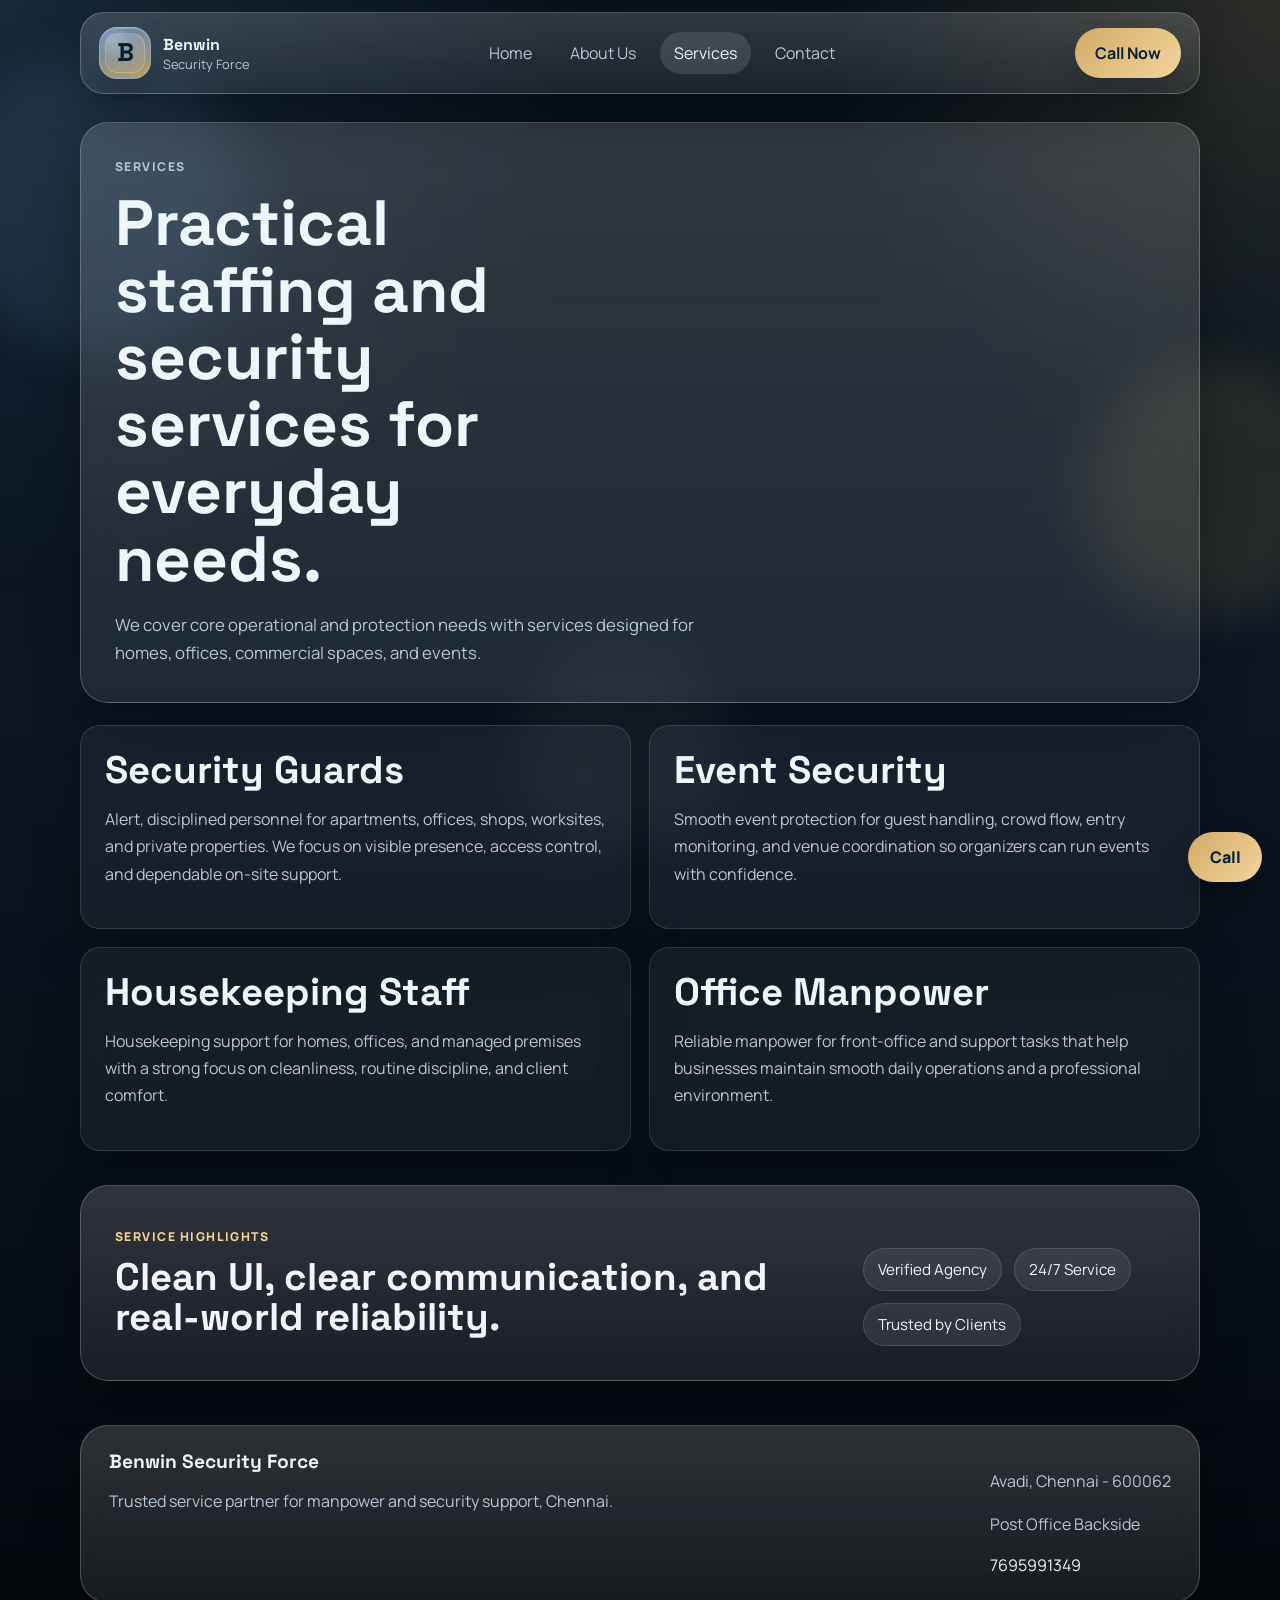
<file: services.html>
<!DOCTYPE html>
<html lang="en">
<head>
  <meta charset="UTF-8">
  <meta name="viewport" content="width=device-width, initial-scale=1.0">
  <title>Benwin Security Force | Services</title>
  <meta
    name="description"
    content="Explore Benwin Security Force services including security guards, event security, housekeeping, and office manpower in Avadi, Chennai."
  >
  <link rel="preconnect" href="https://fonts.googleapis.com">
  <link rel="preconnect" href="https://fonts.gstatic.com" crossorigin>
  <link
    href="https://fonts.googleapis.com/css2?family=Manrope:wght@400;500;600;700;800&family=Space+Grotesk:wght@500;700&display=swap"
    rel="stylesheet"
  >
  <link rel="icon" type="image/svg+xml" href="favicon.svg">
  <link rel="stylesheet" href="styles.css">
</head>
<body class="services-page">
  <div class="site-bg" aria-hidden="true">
    <div class="orb orb-one"></div>
    <div class="orb orb-two"></div>
    <div class="orb orb-three"></div>
  </div>

  <header class="topbar">
    <div class="container nav-shell glass">
      <a class="brand" href="index.html" aria-label="Benwin Security Force">
        <span class="brand-mark" aria-hidden="true">B</span>
        <span>
          <strong>Benwin</strong>
          <small>Security Force</small>
        </span>
      </a>

      <button class="menu-toggle" type="button" aria-expanded="false" aria-label="Open menu">
        <span></span>
        <span></span>
      </button>

      <nav class="nav-links" aria-label="Primary navigation">
        <a href="index.html">Home</a>
        <a href="about.html">About Us</a>
        <a class="active" href="services.html">Services</a>
        <a href="contact.html">Contact</a>
      </nav>

      <a class="btn btn-solid nav-cta" href="tel:7695991349">Call Now</a>
    </div>
  </header>

  <main class="container page-main">
    <section class="page-hero glass reveal">
      <p class="eyebrow">Services</p>
      <h1>Practical staffing and security services for everyday needs.</h1>
      <p class="lead">
        We cover core operational and protection needs with services designed for homes, offices,
        commercial spaces, and events.
      </p>
    </section>

    <section class="section service-grid">
      <article class="glass service-detail reveal">
        <h2>Security Guards</h2>
        <p>
          Alert, disciplined personnel for apartments, offices, shops, worksites, and private
          properties. We focus on visible presence, access control, and dependable on-site support.
        </p>
      </article>

      <article class="glass service-detail reveal">
        <h2>Event Security</h2>
        <p>
          Smooth event protection for guest handling, crowd flow, entry monitoring, and venue
          coordination so organizers can run events with confidence.
        </p>
      </article>

      <article class="glass service-detail reveal">
        <h2>Housekeeping Staff</h2>
        <p>
          Housekeeping support for homes, offices, and managed premises with a strong focus on
          cleanliness, routine discipline, and client comfort.
        </p>
      </article>

      <article class="glass service-detail reveal">
        <h2>Office Manpower</h2>
        <p>
          Reliable manpower for front-office and support tasks that help businesses maintain smooth
          daily operations and a professional environment.
        </p>
      </article>
    </section>

    <section class="section">
      <div class="glass cta-banner reveal">
        <div>
          <p class="eyebrow">Service Highlights</p>
          <h2>Clean UI, clear communication, and real-world reliability.</h2>
        </div>
        <div class="bullet-row">
          <span>Verified Agency</span>
          <span>24/7 Service</span>
          <span>Trusted by Clients</span>
        </div>
      </div>
    </section>
  </main>

  <footer class="container footer glass">
    <div>
      <h3>Benwin Security Force</h3>
      <p>Trusted service partner for manpower and security support, Chennai.</p>
    </div>
    <div>
      <p>Avadi, Chennai - 600062</p>
      <p>Post Office Backside</p>
      <a href="tel:7695991349">7695991349</a>
    </div>
  </footer>

  <a class="floating-call" href="tel:7695991349" aria-label="Call 7695991349">Call</a>

  <script src="script.js"></script>
</body>
</html>
</file>
<file: styles.css>
:root {
  --bg: #050a11;
  --bg-soft: #0d1824;
  --surface: rgba(255, 255, 255, 0.12);
  --surface-strong: rgba(255, 255, 255, 0.18);
  --border: rgba(255, 255, 255, 0.22);
  --text: #eef6fb;
  --muted: #b9c7d4;
  --accent: #d0ab67;
  --accent-strong: #f3d69c;
  --accent-cool: #5d87b3;
  --shadow: 0 20px 50px rgba(0, 0, 0, 0.28);
  --radius-lg: 28px;
  --radius-md: 20px;
  --radius-sm: 14px;
  --container: min(1120px, calc(100% - 32px));
}

* {
  box-sizing: border-box;
}

html {
  scroll-behavior: smooth;
}

body {
  margin: 0;
  min-height: 100vh;
  font-family: "Manrope", sans-serif;
  color: var(--text);
  background:
    radial-gradient(circle at top left, rgba(93, 135, 179, 0.2), transparent 28%),
    radial-gradient(circle at top right, rgba(208, 171, 103, 0.18), transparent 22%),
    linear-gradient(180deg, #07111a 0%, #0c1723 42%, #04080d 100%);
  overflow-x: hidden;
}

a {
  color: inherit;
  text-decoration: none;
}

img {
  max-width: 100%;
  display: block;
}

button,
input,
select,
textarea {
  font: inherit;
}

.site-bg {
  position: fixed;
  inset: 0;
  pointer-events: none;
  overflow: hidden;
  z-index: -1;
}

.orb {
  position: absolute;
  border-radius: 999px;
  filter: blur(24px);
  opacity: 0.55;
  animation: floatOrb 16s ease-in-out infinite alternate;
}

.orb-one {
  width: 300px;
  height: 300px;
  top: 6%;
  left: -4%;
  background: rgba(93, 135, 179, 0.26);
}

.orb-two {
  width: 260px;
  height: 260px;
  top: 40%;
  right: -5%;
  background: rgba(208, 171, 103, 0.24);
  animation-duration: 20s;
}

.orb-three {
  width: 220px;
  height: 220px;
  bottom: 5%;
  left: 40%;
  background: rgba(255, 255, 255, 0.08);
  animation-duration: 18s;
}

.container {
  width: var(--container);
  margin: 0 auto;
}

.glass {
  background: linear-gradient(180deg, rgba(255, 255, 255, 0.16), rgba(255, 255, 255, 0.08));
  border: 1px solid var(--border);
  box-shadow: var(--shadow);
  backdrop-filter: blur(18px);
  -webkit-backdrop-filter: blur(18px);
}

.topbar {
  position: sticky;
  top: 0;
  z-index: 20;
  padding: 12px 0 0;
}

.nav-shell {
  display: flex;
  align-items: center;
  justify-content: space-between;
  gap: 20px;
  padding: 14px 18px;
  border-radius: 24px;
}

.brand {
  display: inline-flex;
  align-items: center;
  gap: 12px;
  min-width: 0;
}

.brand-mark {
  position: relative;
  isolation: isolate;
  display: grid;
  place-items: center;
  flex: 0 0 auto;
  width: 52px;
  height: 52px;
  border-radius: 18px;
  border: 1px solid rgba(255, 255, 255, 0.22);
  background:
    radial-gradient(circle at 28% 24%, rgba(255, 255, 255, 0.28), transparent 36%),
    linear-gradient(160deg, rgba(93, 135, 179, 0.94), rgba(208, 171, 103, 0.9));
  font-family: "Space Grotesk", sans-serif;
  font-size: 1.6rem;
  font-weight: 800;
  line-height: 1;
  color: #072031;
  text-align: center;
  box-shadow:
    inset 0 1px 0 rgba(255, 255, 255, 0.24),
    0 16px 24px rgba(0, 0, 0, 0.2);
}

.brand-mark::before {
  content: "";
  position: absolute;
  inset: 5px;
  border-radius: 13px;
  border: 1px solid rgba(255, 255, 255, 0.18);
  background: linear-gradient(180deg, rgba(255, 255, 255, 0.16), rgba(255, 255, 255, 0.04));
  z-index: -1;
}

.brand-mark::after {
  content: "";
  position: absolute;
  inset: -10px;
  border-radius: 24px;
  background: radial-gradient(circle, rgba(93, 135, 179, 0.22), transparent 68%);
  z-index: -2;
  filter: blur(8px);
}

.brand strong,
.brand small {
  display: block;
}

.brand strong {
  font-family: "Space Grotesk", sans-serif;
  font-size: 1rem;
}

.brand small {
  color: var(--muted);
  font-size: 0.8rem;
}

.nav-links {
  display: flex;
  align-items: center;
  gap: 10px;
}

.nav-links a {
  padding: 10px 14px;
  border-radius: 999px;
  color: var(--muted);
  transition: 0.25s ease;
}

.nav-links a:hover,
.nav-links a.active {
  color: var(--text);
  background: rgba(255, 255, 255, 0.12);
}

.menu-toggle {
  display: none;
  border: 0;
  background: transparent;
  width: 46px;
  height: 46px;
  border-radius: 14px;
  padding: 10px;
  cursor: pointer;
}

.menu-toggle span {
  display: block;
  width: 100%;
  height: 2px;
  margin: 6px 0;
  background: var(--text);
  border-radius: 999px;
  transition: 0.25s ease;
}

.btn {
  display: inline-flex;
  align-items: center;
  justify-content: center;
  gap: 8px;
  padding: 14px 20px;
  border-radius: 999px;
  font-weight: 700;
  transition: transform 0.25s ease, box-shadow 0.25s ease, background 0.25s ease;
}

.btn:hover {
  transform: translateY(-2px);
}

.btn-solid {
  color: #072031;
  background: linear-gradient(135deg, var(--accent), var(--accent-strong));
  box-shadow: 0 18px 28px rgba(5, 17, 25, 0.22);
}

.btn-ghost {
  color: var(--text);
  background: rgba(255, 255, 255, 0.08);
  border: 1px solid rgba(255, 255, 255, 0.2);
}

[id] {
  scroll-margin-top: 112px;
}

.hero {
  padding-top: 0;
  padding-bottom: 32px;
}

.hero {
  display: grid;
  grid-template-columns: 1.35fr 0.9fr;
  gap: 24px;
  align-items: start;
}

.hero-home {
  margin-top: 0;
}

.page-main {
  padding-top: 28px;
  padding-bottom: 32px;
}

.hero-copy,
.hero-panel,
.page-hero,
.content-card,
.service-detail,
.cta-banner,
.footer,
.info-card,
.service-item {
  border-radius: var(--radius-lg);
}

.hero-copy,
.hero-panel,
.page-hero,
.content-card,
.service-detail,
.cta-banner {
  padding: 34px;
}

.hero-copy {
  display: flex;
  flex-direction: column;
  justify-content: flex-start;
}

.home-page .hero-copy {
  align-items: center;
  text-align: center;
}

.home-page .hero-copy h1 {
  max-width: 13ch;
  font-size: clamp(3rem, 5.8vw, 5.2rem);
  font-weight: 800;
  letter-spacing: -0.03em;
}

.home-page .hero-copy .lead {
  max-width: 60ch;
  margin-top: 18px;
  font-size: 1.07rem;
}

.home-page .hero-actions,
.home-page .trust-strip {
  justify-content: center;
}

.eyebrow {
  margin: 0 0 12px;
  color: var(--accent-strong);
  text-transform: uppercase;
  letter-spacing: 0.12em;
  font-size: 0.76rem;
  font-weight: 800;
}

h1,
h2,
h3 {
  margin: 0;
  font-family: "Space Grotesk", sans-serif;
  line-height: 1.05;
}

h1 {
  font-size: clamp(2.5rem, 5vw, 4.8rem);
  max-width: 12ch;
}

h2 {
  font-size: clamp(1.75rem, 3vw, 2.75rem);
}

h3 {
  font-size: 1.2rem;
}

.lead,
.hero-copy p,
.page-hero p,
.content-card p,
.info-card p,
.service-item p,
.service-detail p,
.metric-card p,
.footer p,
.contact-points p,
.form-note {
  color: var(--muted);
  line-height: 1.7;
}

.lead {
  margin: 18px 0 0;
  max-width: 62ch;
  font-size: 1.05rem;
}

.hero-actions,
.cta-actions {
  display: flex;
  flex-wrap: wrap;
  gap: 14px;
  margin-top: 28px;
}

.trust-strip,
.bullet-row {
  display: flex;
  flex-wrap: wrap;
  gap: 12px;
  margin-top: 28px;
}

.trust-strip span,
.bullet-row span {
  padding: 10px 14px;
  border-radius: 999px;
  background: rgba(255, 255, 255, 0.08);
  border: 1px solid rgba(255, 255, 255, 0.12);
  color: var(--text);
  font-size: 0.95rem;
}

.hero-panel {
  display: grid;
  gap: 18px;
  align-content: center;
}

.metric-card,
.info-card,
.service-item,
.service-detail {
  padding: 24px;
  background: rgba(255, 255, 255, 0.05);
  border: 1px solid rgba(255, 255, 255, 0.12);
  border-radius: var(--radius-md);
}

.metric-card span {
  display: inline-block;
  margin-bottom: 10px;
  font-size: 1.4rem;
  font-weight: 800;
  color: var(--accent);
}

.section {
  padding: 22px 0 12px;
}

.section-heading {
  margin-bottom: 22px;
}

.section-copy {
  max-width: 62ch;
  margin: 14px 0 0;
  color: var(--muted);
  line-height: 1.75;
}

.grid {
  display: grid;
  gap: 18px;
}

.cards-3 {
  grid-template-columns: repeat(3, minmax(0, 1fr));
}

.split-section,
.two-column,
.contact-layout {
  display: grid;
  grid-template-columns: repeat(2, minmax(0, 1fr));
  gap: 22px;
}

.split-copy {
  padding: 34px;
  border-radius: var(--radius-lg);
}

.split-copy p:last-of-type,
.content-card p:last-of-type {
  margin-bottom: 0;
}

.service-list,
.service-grid {
  display: grid;
  gap: 18px;
}

.service-grid {
  grid-template-columns: repeat(2, minmax(0, 1fr));
}

.hero-panel-home,
.side-panel,
.form-card,
.service-card,
.process-card,
.trust-card,
.about-card,
.contact-card {
  padding: 30px;
}

.hero-panel-home {
  gap: 22px;
}

.hero-panel-head p,
.hero-panel-head h2 {
  margin: 0;
}

.hero-panel-head > p:last-child {
  margin-top: 14px;
  color: var(--muted);
  line-height: 1.75;
}

.path-grid,
.service-showcase,
.trust-grid,
.process-grid,
.about-layout,
.contact-hub,
.form-layout,
.dual-form-grid,
.stats-grid,
.field-grid,
.form-fields,
.stat-strip,
.mini-stats {
  display: grid;
  gap: 18px;
}

.stats-grid {
  grid-template-columns: repeat(4, minmax(0, 1fr));
}

.stats-card {
  padding: 28px;
  border-radius: var(--radius-lg);
}

.stats-card strong {
  display: block;
  font-family: "Space Grotesk", sans-serif;
  font-size: clamp(2rem, 4vw, 2.8rem);
  color: var(--accent-strong);
}

.stats-card span {
  display: block;
  margin-top: 10px;
  font-size: 0.92rem;
  font-weight: 800;
  letter-spacing: 0.1em;
  text-transform: uppercase;
  color: var(--text);
}

.stats-card p {
  margin: 14px 0 0;
  color: var(--muted);
  line-height: 1.75;
}

.path-grid {
  grid-template-columns: repeat(2, minmax(0, 1fr));
}

.path-card {
  padding: 24px;
  background: rgba(255, 255, 255, 0.05);
  border: 1px solid rgba(255, 255, 255, 0.12);
  border-radius: var(--radius-md);
}

.path-card h3,
.service-card h3,
.process-card h3,
.trust-card h3,
.contact-card h3,
.form-card h3,
.about-card h3 {
  margin-top: 18px;
}

.path-card p,
.service-card p,
.process-card p,
.trust-card p,
.contact-card p,
.about-card p,
.side-panel p,
.panel-tag,
.stat-pill span,
.mini-stats span,
.contact-label,
.footer-links a,
.form-help {
  color: var(--muted);
  line-height: 1.7;
}

.icon-tile {
  display: inline-grid;
  place-items: center;
  width: 56px;
  height: 56px;
  border-radius: 18px;
  border: 1px solid rgba(255, 255, 255, 0.16);
  background:
    linear-gradient(180deg, rgba(255, 255, 255, 0.18), rgba(255, 255, 255, 0.05)),
    linear-gradient(135deg, rgba(93, 135, 179, 0.42), rgba(208, 171, 103, 0.28));
  color: var(--accent-strong);
  box-shadow: inset 0 1px 0 rgba(255, 255, 255, 0.16);
}

.icon-tile svg {
  width: 26px;
  height: 26px;
}

.compact-list {
  margin-top: 16px;
}

.form-layout {
  grid-template-columns: 0.9fr 1.1fr;
  align-items: start;
}

.dual-form-grid {
  grid-template-columns: repeat(2, minmax(0, 1fr));
  align-items: start;
}

.reverse-layout {
  grid-template-columns: 1.1fr 0.9fr;
}

.form-panel {
  position: relative;
  overflow: hidden;
}

.form-panel::before {
  content: "";
  position: absolute;
  inset: 0 auto auto 0;
  width: 100%;
  height: 1px;
  background: linear-gradient(90deg, rgba(208, 171, 103, 0.7), rgba(255, 255, 255, 0));
}

.form-panel-head h3 {
  margin-top: 14px;
}

.form-intro {
  margin: 14px 0 0;
  color: var(--muted);
  line-height: 1.75;
}

.panel-tag {
  display: inline-flex;
  align-items: center;
  gap: 8px;
  padding: 8px 14px;
  border-radius: 999px;
  background: rgba(255, 255, 255, 0.08);
  border: 1px solid rgba(255, 255, 255, 0.12);
  font-size: 0.88rem;
  font-weight: 700;
}

.clean-list {
  list-style: none;
  margin: 18px 0 0;
  padding: 0;
  display: grid;
  gap: 12px;
}

.clean-list li {
  position: relative;
  padding-left: 18px;
  color: var(--muted);
  line-height: 1.7;
}

.clean-list li::before {
  content: "";
  position: absolute;
  left: 0;
  top: 0.8em;
  width: 8px;
  height: 8px;
  border-radius: 999px;
  background: linear-gradient(135deg, var(--accent), var(--accent-strong));
  transform: translateY(-50%);
}

.field-grid {
  grid-template-columns: repeat(2, minmax(0, 1fr));
}

.form-fields {
  grid-template-columns: 1fr;
}

.full-width {
  grid-column: 1 / -1;
}

.form-card form {
  margin-top: 22px;
}

input[type="file"] {
  padding: 12px 14px;
}

input[type="file"]::file-selector-button {
  margin-right: 12px;
  padding: 10px 14px;
  border: 0;
  border-radius: 12px;
  background: linear-gradient(135deg, rgba(93, 135, 179, 0.95), rgba(208, 171, 103, 0.95));
  color: #08131d;
  font-weight: 700;
  cursor: pointer;
}

.form-help {
  margin: 12px 0 0;
  font-size: 0.93rem;
}

.label-row {
  display: flex;
  align-items: center;
  justify-content: space-between;
  gap: 12px;
}

.field-badge {
  display: inline-flex;
  align-items: center;
  justify-content: center;
  padding: 5px 10px;
  border-radius: 999px;
  background: rgba(208, 171, 103, 0.12);
  border: 1px solid rgba(208, 171, 103, 0.18);
  color: var(--accent-strong);
  font-size: 0.72rem;
  font-weight: 800;
  text-transform: uppercase;
  letter-spacing: 0.08em;
}

.input-shell {
  display: grid;
  grid-template-columns: auto 1fr;
  align-items: center;
  gap: 12px;
  padding: 0 16px;
  border-radius: 16px;
  border: 1px solid rgba(255, 255, 255, 0.16);
  background: rgba(255, 255, 255, 0.08);
  transition: border-color 0.25s ease, background 0.25s ease, box-shadow 0.25s ease;
}

.field-icon {
  display: inline-grid;
  place-items: center;
  color: var(--accent-strong);
}

.field-icon svg {
  width: 18px;
  height: 18px;
}

.input-shell:focus-within {
  border-color: rgba(208, 171, 103, 0.55);
  background: rgba(255, 255, 255, 0.12);
  box-shadow: 0 0 0 4px rgba(208, 171, 103, 0.08);
}

.contact-form .input-shell :is(input, select, textarea) {
  padding: 14px 0;
  border: 0;
  background: transparent;
}

.contact-form .input-shell textarea {
  min-height: 120px;
}

.file-shell {
  padding-right: 12px;
}

.input-shell.is-invalid {
  border-color: rgba(255, 126, 126, 0.72);
  box-shadow: 0 0 0 4px rgba(255, 126, 126, 0.08);
}

.input-shell.is-valid {
  border-color: rgba(208, 171, 103, 0.5);
}

.service-showcase {
  grid-template-columns: repeat(4, minmax(0, 1fr));
}

.service-card,
.trust-card {
  min-height: 100%;
}

.stat-strip {
  grid-template-columns: repeat(3, minmax(0, 1fr));
}

.stat-pill,
.mini-stats > div,
.contact-link,
.step-item {
  padding: 16px 18px;
  border-radius: var(--radius-md);
  background: rgba(255, 255, 255, 0.05);
  border: 1px solid rgba(255, 255, 255, 0.12);
}

.stat-pill strong,
.mini-stats strong {
  display: block;
  font-family: "Space Grotesk", sans-serif;
  font-size: 1.2rem;
  color: var(--accent-strong);
}

.mini-stats {
  grid-template-columns: repeat(2, minmax(0, 1fr));
  margin-top: 24px;
}

.wide-stats {
  grid-template-columns: repeat(3, minmax(0, 1fr));
}

.process-grid,
.about-layout,
.contact-hub {
  grid-template-columns: repeat(2, minmax(0, 1fr));
}

.step-list {
  display: grid;
  gap: 16px;
  margin-top: 22px;
}

.step-item {
  display: grid;
  grid-template-columns: auto 1fr;
  gap: 14px;
  align-items: start;
}

.step-item strong {
  display: block;
  margin-bottom: 6px;
}

.step-item p {
  margin: 0;
}

.step-number {
  display: inline-grid;
  place-items: center;
  width: 36px;
  height: 36px;
  border-radius: 999px;
  background: linear-gradient(135deg, var(--accent), var(--accent-strong));
  color: #08131d;
  font-weight: 800;
}

.trust-grid {
  grid-template-columns: repeat(4, minmax(0, 1fr));
}

.contact-links {
  display: grid;
  gap: 14px;
  margin-top: 22px;
}

.contact-link {
  display: flex;
  flex-direction: column;
  gap: 4px;
}

.contact-link strong {
  color: var(--text);
}

.contact-label {
  font-size: 0.84rem;
  text-transform: uppercase;
  letter-spacing: 0.1em;
}

.quick-actions {
  display: flex;
  flex-wrap: wrap;
  gap: 14px;
  margin-top: 24px;
}

.footer-links {
  display: grid;
  gap: 10px;
}

.footer-links a:hover {
  color: var(--text);
}

.text-link {
  display: inline-flex;
  align-items: center;
  gap: 8px;
  margin-top: 18px;
  color: var(--accent);
  font-weight: 700;
}

.page-hero {
  margin-top: 0;
}

.feature-list {
  margin: 18px 0 0;
  padding-left: 18px;
  color: var(--muted);
  line-height: 1.8;
}

.contact-form {
  display: grid;
  gap: 16px;
}

.contact-form label {
  display: grid;
  gap: 10px;
  color: var(--text);
  font-weight: 600;
}

.contact-form input,
.contact-form select,
.contact-form textarea {
  width: 100%;
  padding: 14px 16px;
  border-radius: 16px;
  border: 1px solid rgba(255, 255, 255, 0.16);
  background: rgba(255, 255, 255, 0.08);
  color: var(--text);
  outline: none;
  transition: border-color 0.25s ease, background 0.25s ease;
}

.contact-form input::placeholder,
.contact-form textarea::placeholder {
  color: rgba(238, 246, 251, 0.55);
}

.contact-form input:focus,
.contact-form select:focus,
.contact-form textarea:focus {
  border-color: transparent;
  background: transparent;
}

.contact-form select option {
  color: #082030;
}

textarea {
  resize: vertical;
}

.form-note {
  min-height: 24px;
  margin: 0;
}

.cta-banner {
  display: flex;
  align-items: center;
  justify-content: space-between;
  gap: 24px;
}

.footer {
  display: flex;
  justify-content: space-between;
  gap: 24px;
  padding: 26px 28px;
  margin-bottom: 28px;
}

.footer h3 {
  margin-bottom: 10px;
}

.floating-call {
  position: fixed;
  right: 18px;
  bottom: 18px;
  z-index: 18;
  display: inline-flex;
  align-items: center;
  justify-content: center;
  min-width: 74px;
  padding: 14px 18px;
  border-radius: 999px;
  color: #082030;
  font-weight: 800;
  background: linear-gradient(135deg, var(--accent), var(--accent-strong));
  box-shadow: 0 20px 30px rgba(0, 0, 0, 0.26);
}

.reveal {
  opacity: 0;
  transform: translateY(20px);
  transition: opacity 0.7s ease, transform 0.7s ease;
}

.reveal.is-visible {
  opacity: 1;
  transform: translateY(0);
}

@keyframes floatOrb {
  from {
    transform: translate3d(0, 0, 0) scale(1);
  }
  to {
    transform: translate3d(20px, -30px, 0) scale(1.1);
  }
}

@media (max-width: 960px) {
  .hero,
  .cards-3,
  .split-section,
  .two-column,
  .contact-layout,
  .service-grid,
  .cta-banner,
  .form-layout,
  .dual-form-grid,
  .reverse-layout,
  .process-grid,
  .about-layout,
  .contact-hub {
    grid-template-columns: 1fr;
  }

  .hero {
    min-height: auto;
  }

  .path-grid,
  .service-showcase,
  .trust-grid,
  .stats-grid {
    grid-template-columns: repeat(2, minmax(0, 1fr));
  }

  .cta-banner,
  .footer {
    display: grid;
  }

  .stat-strip,
  .wide-stats {
    grid-template-columns: repeat(3, minmax(0, 1fr));
  }
}

@media (max-width: 820px) {
  .topbar {
    padding-top: 10px;
  }

  .nav-shell {
    flex-wrap: wrap;
    position: relative;
  }

  .menu-toggle {
    display: inline-block;
    margin-left: auto;
  }

  .nav-cta {
    display: none;
  }

  .nav-links {
    display: none;
    width: 100%;
    flex-direction: column;
    align-items: stretch;
    padding-top: 8px;
  }

  .nav-shell.menu-open .nav-links {
    display: flex;
  }

  .nav-links a {
    text-align: center;
  }

  .hero-copy,
  .hero-panel,
  .page-hero,
  .content-card,
  .split-copy,
  .service-detail,
  .cta-banner,
  .side-panel,
  .form-card,
  .service-card,
  .process-card,
  .trust-card,
  .about-card,
  .contact-card {
    padding: 24px;
  }

  h1 {
    max-width: none;
  }

  .stat-strip,
  .field-grid,
  .mini-stats,
  .wide-stats {
    grid-template-columns: 1fr;
  }

  .label-row {
    align-items: flex-start;
    flex-direction: column;
    gap: 8px;
  }
}

@media (max-width: 520px) {
  .container {
    width: min(100% - 20px, 1120px);
  }

  .brand {
    gap: 10px;
  }

  .brand-mark {
    width: 46px;
    height: 46px;
    border-radius: 16px;
    font-size: 1.38rem;
  }

  .brand strong {
    font-size: 0.94rem;
  }

  .brand small {
    font-size: 0.72rem;
  }

  .trust-strip span,
  .bullet-row span,
  .btn,
  .floating-call {
    width: 100%;
  }

  .hero-actions,
  .cta-actions,
  .quick-actions {
    flex-direction: column;
  }

  .path-grid,
  .service-showcase,
  .trust-grid,
  .stats-grid {
    grid-template-columns: 1fr;
  }

  .footer {
    padding: 22px;
  }
}
</file>
